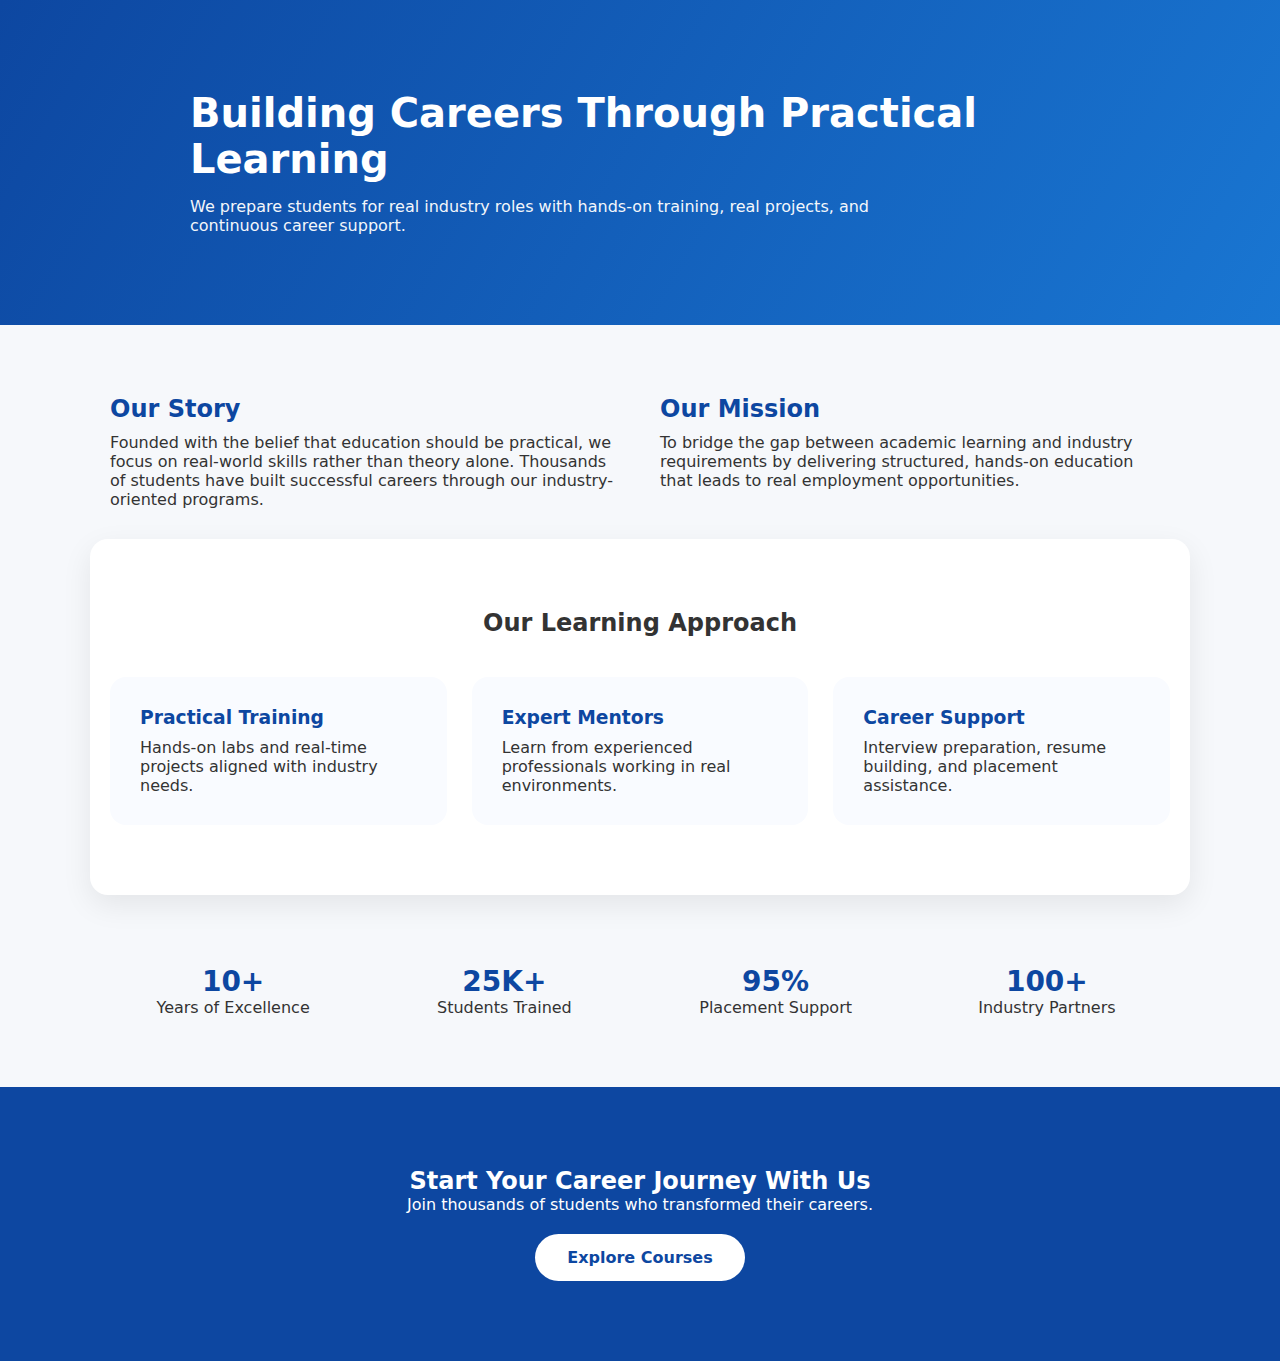
<file: about.html>
<!DOCTYPE html>
<html lang="en">

<head>
    <meta charset="UTF-8">
    <meta name="viewport" content="width=device-width, initial-scale=1.0">
    <title>About Us</title>
    <link rel="stylesheet" href="/about.css">
</head>

<body>

    <!-- HERO -->
    <section class="about-hero">
        <div class="hero-content">
            <h1>Building Careers Through Practical Learning</h1>
            <p>
                We prepare students for real industry roles with hands-on training,
                real projects, and continuous career support.
            </p>
        </div>
    </section>

    <!-- STORY -->
    <section class="about-section">
        <div class="about-grid">
            <div>
                <h2>Our Story</h2>
                <p>
                    Founded with the belief that education should be practical,
                    we focus on real-world skills rather than theory alone.
                    Thousands of students have built successful careers through
                    our industry-oriented programs.
                </p>
            </div>
            <div>
                <h2>Our Mission</h2>
                <p>
                    To bridge the gap between academic learning and industry
                    requirements by delivering structured, hands-on education
                    that leads to real employment opportunities.
                </p>
            </div>
        </div>
    </section>

    <!-- APPROACH -->
    <section class="about-section light">
        <h2 class="center">Our Learning Approach</h2>

        <div class="approach-cards">
            <div class="approach-card">
                <h3>Practical Training</h3>
                <p>Hands-on labs and real-time projects aligned with industry needs.</p>
            </div>

            <div class="approach-card">
                <h3>Expert Mentors</h3>
                <p>Learn from experienced professionals working in real environments.</p>
            </div>

            <div class="approach-card">
                <h3>Career Support</h3>
                <p>Interview preparation, resume building, and placement assistance.</p>
            </div>
        </div>
    </section>

    <!-- STATS -->
    <section class="about-section">
        <div class="stats">
            <div class="stat">
                <h3>10+</h3>
                <p>Years of Excellence</p>
            </div>
            <div class="stat">
                <h3>25K+</h3>
                <p>Students Trained</p>
            </div>
            <div class="stat">
                <h3>95%</h3>
                <p>Placement Support</p>
            </div>
            <div class="stat">
                <h3>100+</h3>
                <p>Industry Partners</p>
            </div>
        </div>
    </section>

    <!-- CTA -->
    <section class="about-cta">
        <h2>Start Your Career Journey With Us</h2>
        <p>Join thousands of students who transformed their careers.</p>
        <a href="/course.html" class="cta-btn">Explore Courses</a>
    </section>

</body>

</html>
</file>
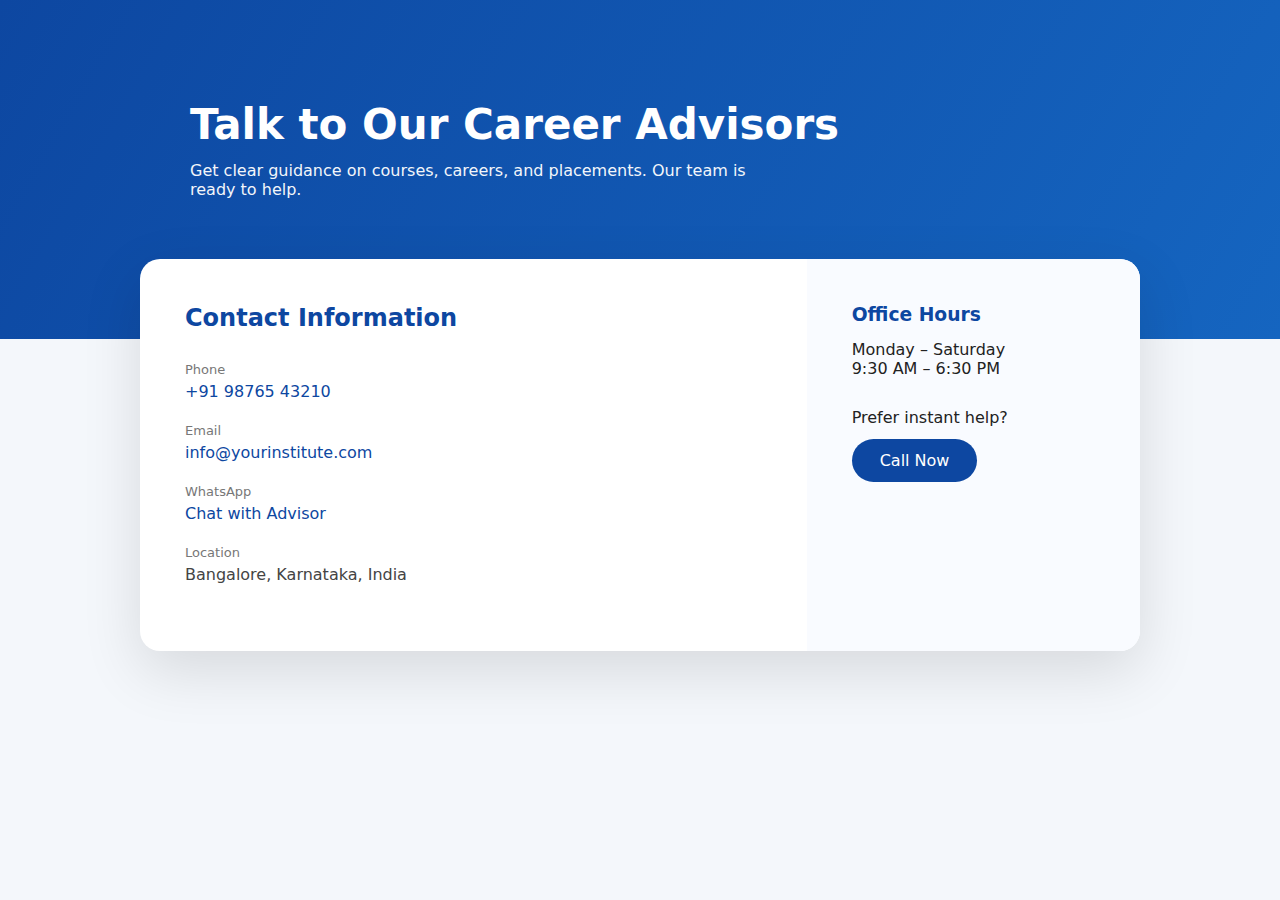
<file: contact.html>
<!DOCTYPE html>
<html lang="en">

<head>
    <meta charset="UTF-8">
    <meta name="viewport" content="width=device-width, initial-scale=1.0">
    <title>Contact Us</title>
    <link rel="stylesheet" href="/contact.css">
</head>

<body>

    <section class="contact-hero">
        <div class="hero-inner">
            <h1>Talk to Our Career Advisors</h1>
            <p>
                Get clear guidance on courses, careers, and placements.
                Our team is ready to help.
            </p>
        </div>
    </section>

    <section class="contact-main">
        <div class="contact-panel">

            <div class="contact-left">
                <h2>Contact Information</h2>

                <div class="contact-item">
                    <span>Phone</span>
                    <a href="tel:+919876543210">+91 98765 43210</a>
                </div>

                <div class="contact-item">
                    <span>Email</span>
                    <a href="mailto:info@yourinstitute.com">info@yourinstitute.com</a>
                </div>

                <div class="contact-item">
                    <span>WhatsApp</span>
                    <a href="https://wa.me/919876543210" target="_blank">
                        Chat with Advisor
                    </a>
                </div>

                <div class="contact-item">
                    <span>Location</span>
                    <p>Bangalore, Karnataka, India</p>
                </div>
            </div>

            <div class="contact-right">
                <h3>Office Hours</h3>
                <p>Monday – Saturday</p>
                <p>9:30 AM – 6:30 PM</p>

                <div class="cta-box">
                    <p>
                        Prefer instant help?
                    </p>
                    <a href="tel:+919876543210" class="primary-btn">
                        Call Now
                    </a>
                </div>
            </div>

        </div>
    </section>

</body>

</html>
</file>
<file: about.css>
* {
    margin: 0;
    padding: 0;
    box-sizing: border-box;
    font-family: system-ui, sans-serif;
}

body {
    background: #f6f8fb;
    color: #333;
}

/* HERO */
.about-hero {
    background: linear-gradient(120deg, #0d47a1, #1976d2);
    color: white;
    padding: 90px 20px;
}

.hero-content {
    max-width: 900px;
    margin: auto;
}

.hero-content h1 {
    font-size: 40px;
    margin-bottom: 15px;
}

.hero-content p {
    font-size: 16px;
    opacity: 0.95;
    max-width: 700px;
}

/* SECTION */
.about-section {
    max-width: 1100px;
    margin: auto;
    padding: 70px 20px;
}

.about-section.light {
    background: #fff;
    border-radius: 18px;
    margin-top: -40px;
    box-shadow: 0 10px 30px rgba(0, 0, 0, 0.08);
}

/* GRID */
.about-grid {
    display: grid;
    grid-template-columns: 1fr 1fr;
    gap: 40px;
}

.about-grid h2 {
    color: #0d47a1;
    margin-bottom: 10px;
}

/* APPROACH */
.center {
    text-align: center;
    margin-bottom: 40px;
}

.approach-cards {
    display: grid;
    grid-template-columns: repeat(3, 1fr);
    gap: 25px;
}

.approach-card {
    background: #f9fbff;
    padding: 30px;
    border-radius: 16px;
}

.approach-card h3 {
    margin-bottom: 10px;
    color: #0d47a1;
}

/* STATS */
.stats {
    display: grid;
    grid-template-columns: repeat(4, 1fr);
    gap: 25px;
    text-align: center;
}

.stat h3 {
    font-size: 28px;
    color: #0d47a1;
}

/* CTA */
.about-cta {
    text-align: center;
    padding: 80px 20px;
    background: #0d47a1;
    color: white;
}

.cta-btn {
    display: inline-block;
    margin-top: 20px;
    padding: 14px 32px;
    background: white;
    color: #0d47a1;
    text-decoration: none;
    border-radius: 30px;
    font-weight: 600;
}

/* MOBILE */
@media (max-width: 900px) {
    .hero-content h1 {
        font-size: 30px;
    }

    .about-grid,
    .approach-cards,
    .stats {
        grid-template-columns: 1fr;
    }

    .about-section.light {
        margin-top: 20px;
    }
}
</file>
<file: contact.css>
* {
    margin: 0;
    padding: 0;
    box-sizing: border-box;
    font-family: system-ui, sans-serif;
}

body {
    background: #f4f7fb;
    color: #222;
}

/* HERO */
.contact-hero {
    background: linear-gradient(120deg, #0d47a1, #1565c0);
    color: white;
    padding: 100px 20px 140px;
}

.hero-inner {
    max-width: 900px;
    margin: auto;
}

.hero-inner h1 {
    font-size: 42px;
    margin-bottom: 12px;
}

.hero-inner p {
    max-width: 600px;
    opacity: 0.95;
}

/* MAIN PANEL */
.contact-main {
    margin-top: -80px;
    padding: 0 20px 80px;
}

.contact-panel {
    max-width: 1000px;
    margin: auto;
    background: white;
    border-radius: 20px;
    box-shadow: 0 20px 60px rgba(0, 0, 0, 0.12);
    display: grid;
    grid-template-columns: 2fr 1fr;
}

/* LEFT */
.contact-left {
    padding: 45px;
}

.contact-left h2 {
    color: #0d47a1;
    margin-bottom: 30px;
}

.contact-item {
    margin-bottom: 22px;
}

.contact-item span {
    display: block;
    font-size: 13px;
    color: #777;
    margin-bottom: 5px;
}

.contact-item a {
    color: #0d47a1;
    text-decoration: none;
    font-size: 16px;
}

.contact-item p {
    color: #444;
}

/* RIGHT */
.contact-right {
    background: #f9fbff;
    padding: 45px;
    border-radius: 0 20px 20px 0;
}

.contact-right h3 {
    color: #0d47a1;
    margin-bottom: 15px;
}

.cta-box {
    margin-top: 30px;
}

.primary-btn {
    display: inline-block;
    margin-top: 12px;
    padding: 12px 28px;
    background: #0d47a1;
    color: white;
    border-radius: 30px;
    text-decoration: none;
    font-weight: 500;
}

/* MOBILE */
@media (max-width: 900px) {
    .hero-inner h1 {
        font-size: 30px;
    }

    .contact-panel {
        grid-template-columns: 1fr;
    }

    .contact-right {
        border-radius: 0 0 20px 20px;
    }
}
</file>
